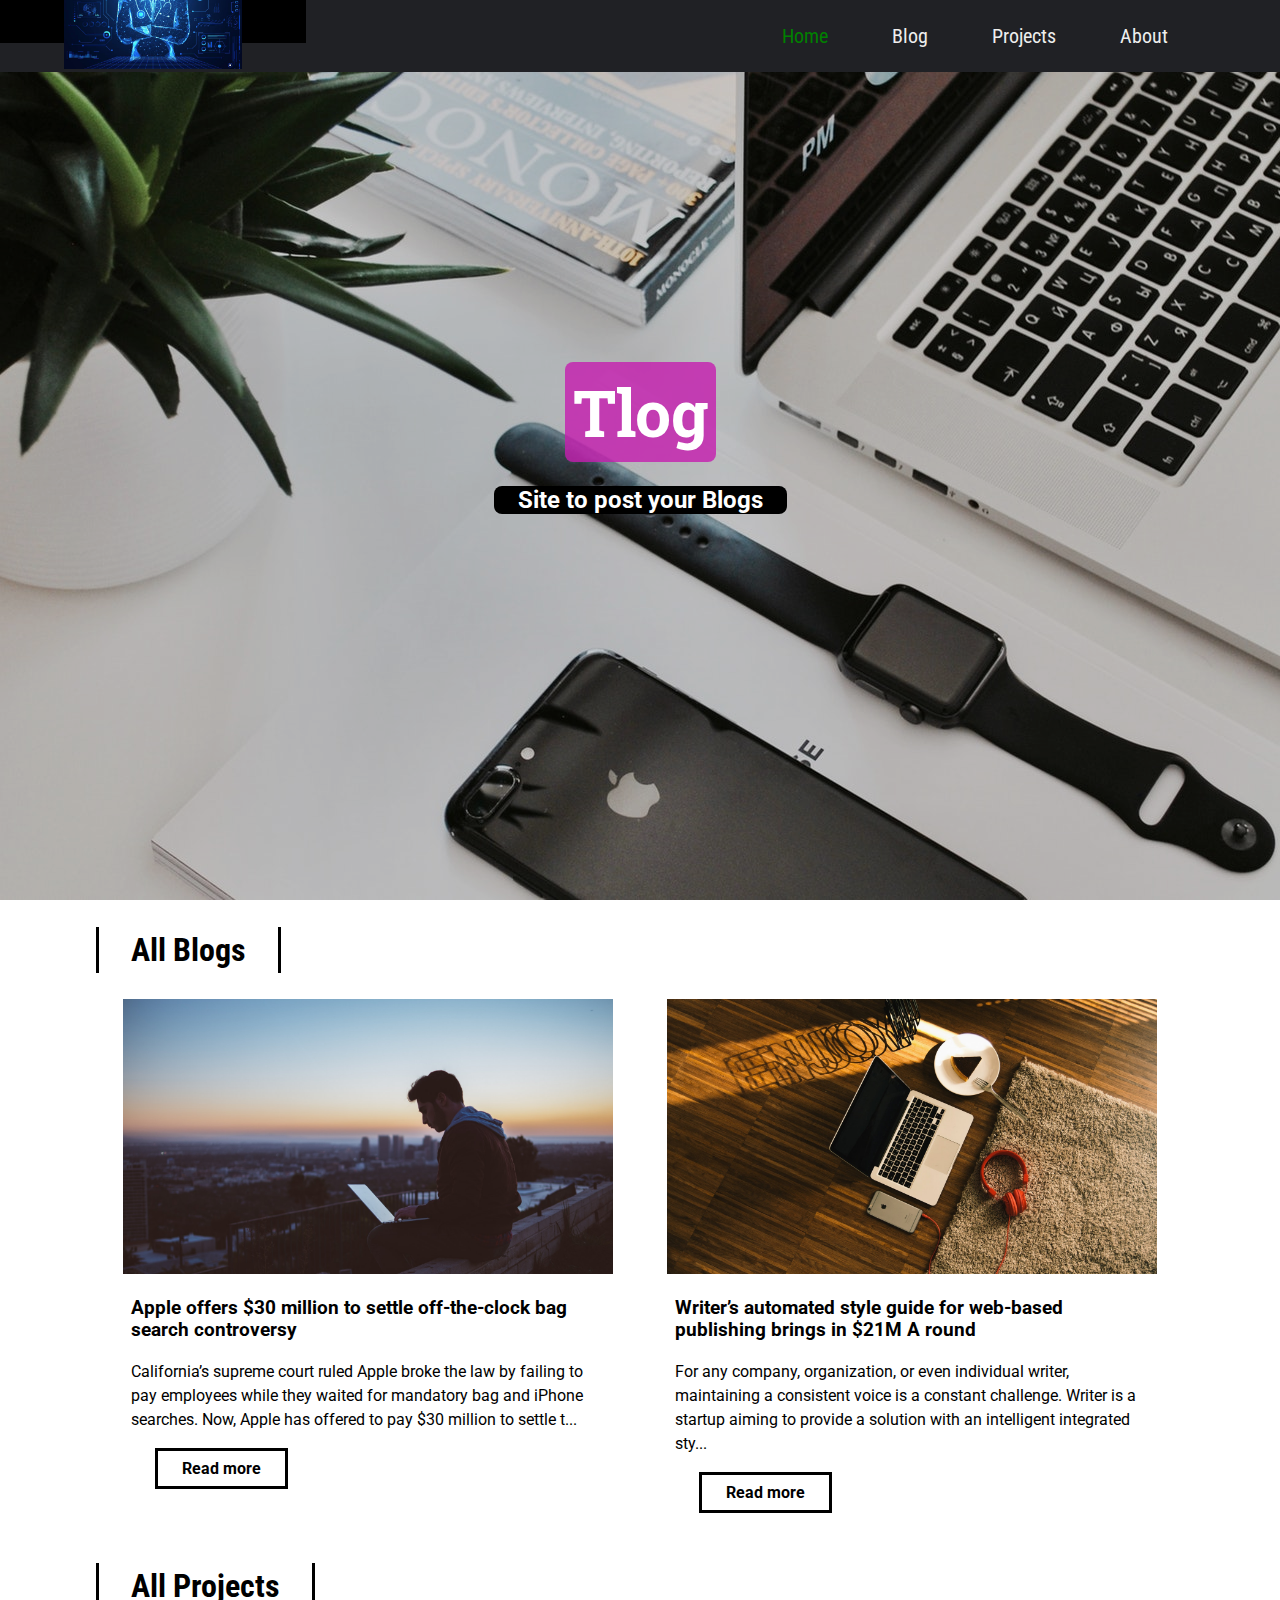
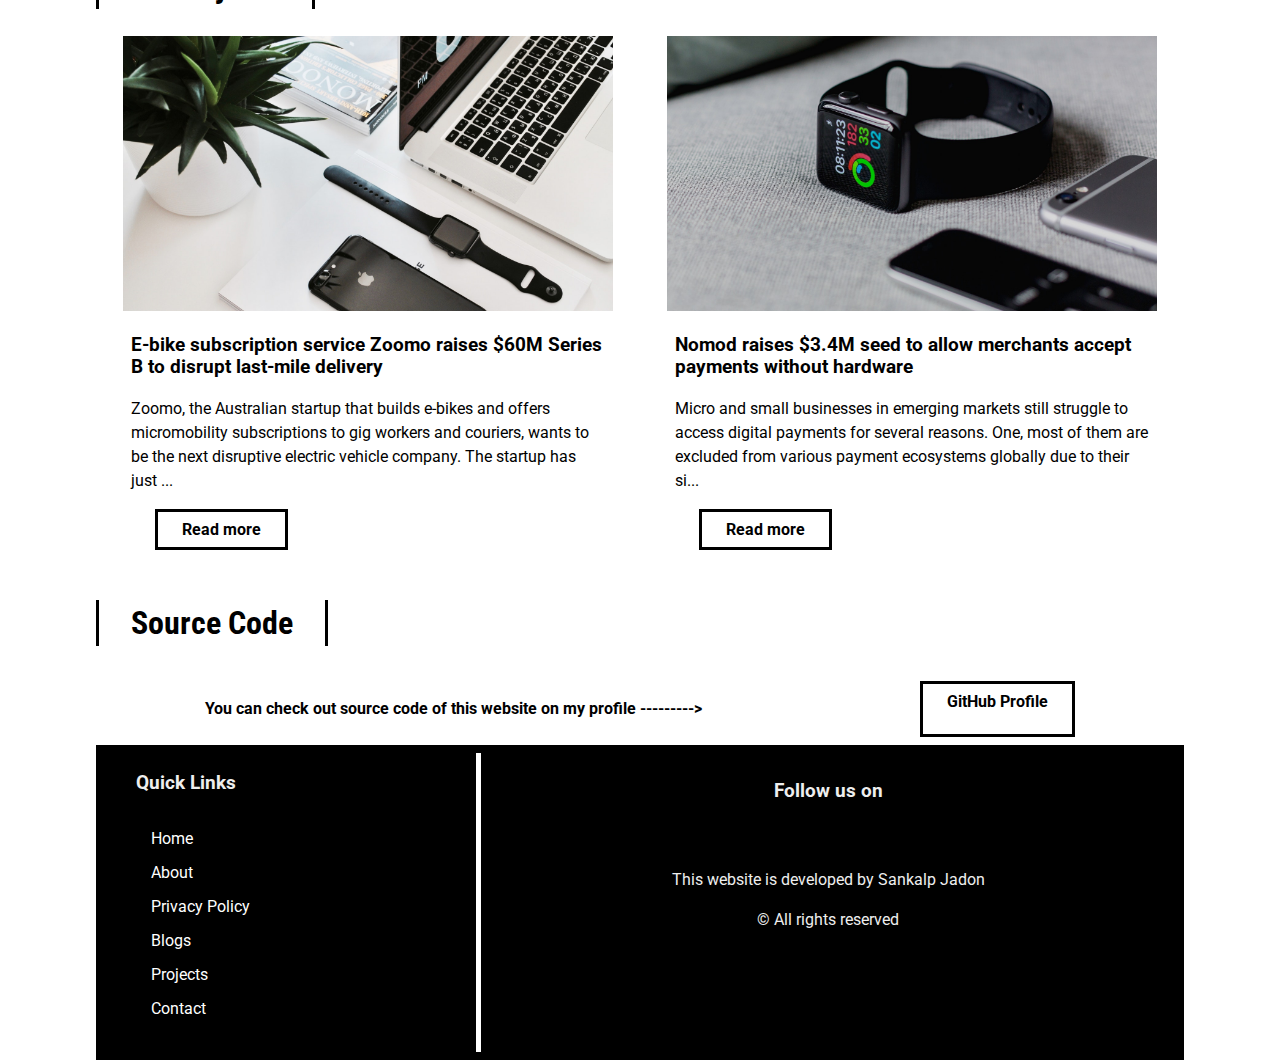
<file: index.html>
<!DOCTYPE html>
<html lang="en">

<head>
    <meta charset="UTF-8">
    <meta name="viewport" content="width=device-width, initial-scale=1.0">
    <meta http-equiv="X-UA-Compatible" content="ie=edge">
    <link rel="stylesheet" href="https://use.fontawesome.com/releases/v5.1.0/css/all.css" integrity="sha384-lKuwvrZot6UHsBSfcMvOkWwlCMgc0TaWr+30HWe3a4ltaBwTZhyTEggF5tJv8tbt" crossorigin="anonymous">
    <link href="https://fonts.googleapis.com/css?family=Roboto|Roboto+Condensed|Roboto+Slab" rel="stylesheet">
    <link rel="stylesheet" href="style.css">
    <title>Tlog</title>
</head>

<body>
    <div id="slideout-menu">
        <ul>
            <li>
                <a href="index.html">Home</a>
            </li>
            <li>
                <a href="blogslist.html">Blog</a>
            </li>
            <li>
                <a href="#">Projects</a>
            </li>
            <li>
                <a href="about.html">About</a>
            </li>
            <li>
                <input type="text" placeholder="Search Here">
            </li>
        </ul>
    </div>

    <nav>
        <div id="logo-img">
            <a href="#">
                <img src="img/20.jpg" alt="Tlog Logo">
            </a>
        </div>
        <div id="menu-icon">
            <i class="fas fa-bars"></i>
        </div>
        <ul>
            <li>
                <a class="active" href="index.html">Home</a>
            </li>
            <li>
                <a href="blogslist.html">Blog</a>
            </li>
            <li>
                <a href="#">Projects</a>
            </li>
            <li>
                <a href="about.html">About</a>
            </li>
            <li>
                <div id="search-icon">
                    <i class="fas fa-search"></i>
                </div>
            </li>
        </ul>
    </nav>

    <div id="searchbox">
        <input type="text" placeholder="Search Here">
    </div>

    <div id="banner">
        <h1>Tlog</h1>
        <h3>Site to post your Blogs</h3>
    </div>

    <main>
        <a href="blogslist.html">
            <h2 class="section-heading">All Blogs</h2>
        </a>

        <section>
            <div class="card">
                <div class="card-image">
                    <a href="blogpost.html">
                        <img src="img/1.jpg" alt="Card Image">
                    </a>
                </div>

                <div class="card-description">
                    <a href="blogpost.html">
                        <h3>Apple offers $30 million to settle off-the-clock bag search controversy</h3>
                    </a>
                    <p>California’s supreme court ruled Apple broke the law by failing to pay employees while they waited for mandatory bag and iPhone searches. Now, Apple has offered to pay $30 million to settle t... </p>
                    <a href="blogpost.html" class="btn-readmore">Read more</a>
                </div>
            </div>

            <div class="card">
                <div class="card-image">
                    <a href="blogpost1.html">
                        <img src="img/2.jpg" alt="Card Image">
                    </a>
                </div>

                <div class="card-description">
                    <a href="blogpost1.html">
                        <h3>Writer’s automated style guide for web-based publishing brings in $21M A round</h3>
                    </a>
                    <p>For any company, organization, or even individual writer, maintaining a consistent voice is a constant challenge. Writer is a startup aiming to provide a solution with an intelligent integrated sty...

                    </p>
                    <a href="blogpost1.html" class="btn-readmore">Read more</a>
                </div>
            </div>
        </section>

        <a href="blogslist2.html">
            <h2 class="section-heading " id="projectss">All Projects</h2>
        </a>

        <section>
            <div class="card">
                <div class="card-image">
                    <a href="blogpost2.html">
                        <img src="img/3.jpg" alt="Card Image">
                    </a>
                </div>

                <div class="card-description">
                    <a href="blogpost2.html">
                        <h3>E-bike subscription service Zoomo raises $60M Series B to disrupt last-mile delivery</h3>
                    </a>
                    <p>Zoomo, the Australian startup that builds e-bikes and offers micromobility subscriptions to gig workers and couriers, wants to be the next disruptive electric vehicle company. The startup has just ...</p>
                    </p>
                    <a href="blogpost2.html" class="btn-readmore">Read more</a>
                </div>
            </div>

            <div class="card">
                <div class="card-image">
                    <a href="blogpost3.html">
                        <img src="img/4.jpg" alt="Card Image">
                    </a>
                </div>

                <div class="card-description">
                    <a href="blogpost3.html">
                        <h3>Nomod raises $3.4M seed to allow merchants accept payments without hardware</h3>
                    </a>
                    <p>Micro and small businesses in emerging markets still struggle to access digital payments for several reasons. One, most of them are excluded from various payment ecosystems globally due to their si...</p>
                    </p>
                    <a href="blogpost3.html" class="btn-readmore">Read more</a>
                </div>
            </div>
        </section>

        <h2 class="section-heading">Source Code</h2>

        <section id="section-source">
            <p> <b>You can check out source code of this website on my profile ---------></b>
            </p>
            <a href="https://github.com/SankalpJadon01" class="btn-readmore">GitHub Profile</a>
        </section>

        <footer>
            <div id="left-footer">
                <h3>Quick Links</h3>
                <p>
                    <ul>
                        <li>
                            <a href="index.html">Home</a>
                        </li>
                        <li>
                            <a href="about.html">About</a>
                        </li>
                        <li>
                            <a href="#">Privacy Policy</a>
                        </li>
                        <li>
                            <a href="blogslist.html">Blogs</a>
                        </li>
                        <li>
                            <a href="#projectss">Projects</a>
                        </li>
                        <li>
                            <a href="#">Contact</a>
                        </li>
                    </ul>
                </p>
            </div>

            <div id="right-footer">
                <h3>Follow us on</h3>
                <div id="social-media-footer">
                    <ul>
                        <li>
                            <a href="#">
                                <i class="fab fa-facebook"></i>
                            </a>
                        </li>
                        <li>
                            <a href="#">
                                <i class="fab fa-youtube"></i>
                            </a>
                        </li>
                        <li>
                            <a href="#">
                                <i class="fab fa-github"></i>
                            </a>
                        </li>
                    </ul>
                </div>
                <p>This website is developed by Sankalp Jadon </p>
                <p>&copy All rights reserved</p>
            </div>
        </footer>

    </main>

    <script src="main.js"></script>
</body>

</html>
</file>
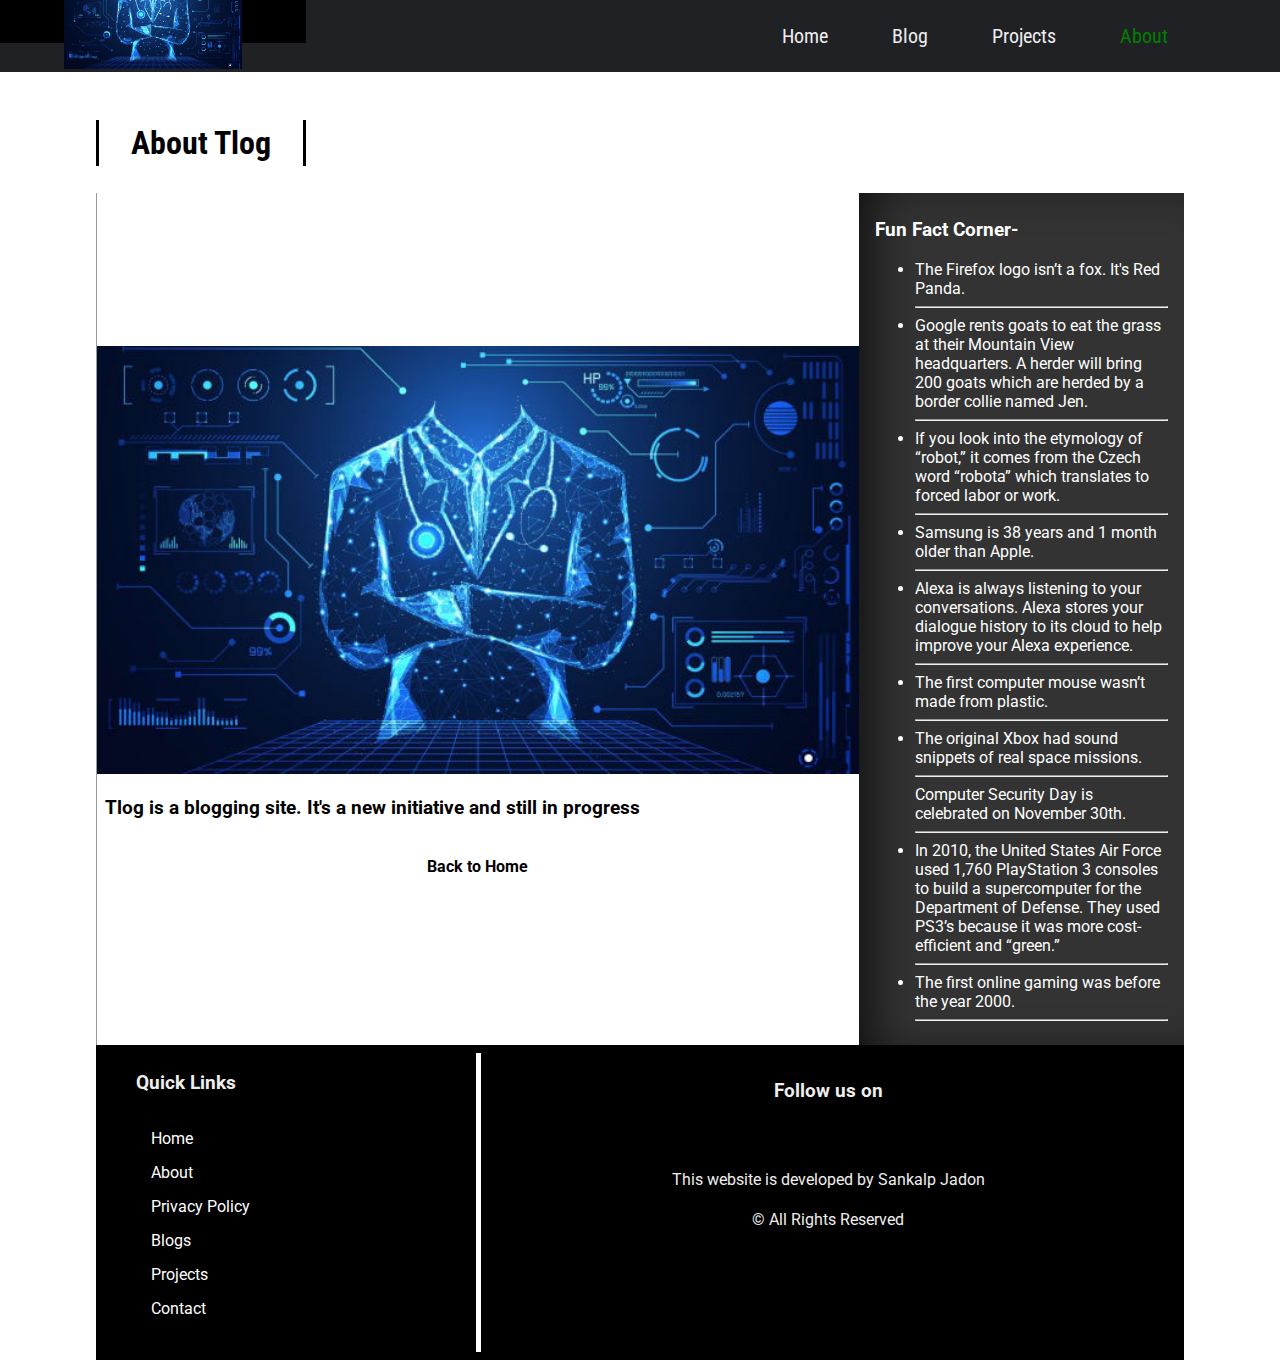
<file: about.html>
<!DOCTYPE html>
<html lang="en">

<head>
    <meta charset="UTF-8">
    <meta name="viewport" content="width=device-width, initial-scale=1.0">
    <meta http-equiv="X-UA-Compatible" content="ie=edge">
    <link rel="stylesheet" href="https://use.fontawesome.com/releases/v5.1.0/css/all.css" integrity="sha384-lKuwvrZot6UHsBSfcMvOkWwlCMgc0TaWr+30HWe3a4ltaBwTZhyTEggF5tJv8tbt" crossorigin="anonymous">
    <link href="https://fonts.googleapis.com/css?family=Roboto|Roboto+Condensed|Roboto+Slab" rel="stylesheet">
    <link rel="stylesheet" href="style.css">
    <title>Tlog</title>
</head>

<body>
    <div id="slideout-menu">
        <ul>
            <li>
                <a href="index.html">Home</a>
            </li>
            <li>
                <a href="blogslist.html">Blog</a>
            </li>
            <li>
                <a href="#">Projects</a>
            </li>
            <li>
                <a href="about.html">About</a>
            </li>
            <li>
                <input type="text" placeholder="Search Here">
            </li>
        </ul>
    </div>

    <nav>
        <div id="logo-img">
            <a href="#">
                <img src="img/20.jpg" alt="Tlog Logo">
            </a>
        </div>
        <div id="menu-icon">
            <i class="fas fa-bars"></i>
        </div>
        <ul>
            <li>
                <a href="index.html">Home</a>
            </li>
            <li>
                <a href="blogslist.html">Blog</a>
            </li>
            <li>
                <a href="#">Projects</a>
            </li>
            <li>
                <a class="active" href="about.html">About</a>
            </li>
            <li>
                <div id="search-icon">
                    <i class="fas fa-search"></i>
                </div>
            </li>
        </ul>
    </nav>

    <div id="searchbox">
        <input type="text" placeholder="Search Here">
    </div>

    <main>

        <h2 class="page-heading">About Tlog</h2>
        <div id="post-container">
            <section id="blogpost">
                <div class="card">
                    <div class="card-image">
                        <img src="img/20.jpg" alt="Card Image">
                    </div>
                    <div class="card-description">
                        <h3>Tlog is a blogging site. It's a new initiative and still in progress</h3>

                    </div>
                    <div class="pagination">
                        <a href="index.html">Back to Home</a>
                    </div>

            </section>

            <aside id="sidebar">
                <h3>Fun Fact Corner-</h3>
                <p>
                    <ul>
                        <li>The Firefox logo isn’t a fox. It's Red Panda.</li>
                        <hr>
                        <li> Google rents goats to eat the grass at their Mountain View headquarters. A herder will bring 200 goats which are herded by a border collie named Jen.</li>
                        <hr>
                        <li>If you look into the etymology of “robot,” it comes from the Czech word “robota” which translates to forced labor or work.</li>
                        <hr>
                        <li>Samsung is 38 years and 1 month older than Apple.</li>
                        <hr>
                        <li>Alexa is always listening to your conversations. Alexa stores your dialogue history to its cloud to help improve your Alexa experience. </li>
                        <hr>
                        <li>The first computer mouse wasn’t made from plastic.</li>
                        <hr>
                        <li>The original Xbox had sound snippets of real space missions.</li>
                        <hr> Computer Security Day is celebrated on November 30th.
                        <hr>
                        <li>In 2010, the United States Air Force used 1,760 PlayStation 3 consoles to build a supercomputer for the Department of Defense. They used PS3’s because it was more cost-efficient and “green.”</li>
                        <hr>
                        <li>The first online gaming was before the year 2000.</li>
                        <hr>
                    </ul>
                </p>
            </aside>
            </div>

            <footer>
                <div id="left-footer">
                    <h3>Quick Links</h3>
                    <p>
                        <ul>
                            <li>
                                <a href="index.html">Home</a>
                            </li>
                            <li>
                                <a href="about.html">About</a>
                            </li>
                            <li>
                                <a href="#">Privacy Policy</a>
                            </li>
                            <li>
                                <a href="blogslist.html">Blogs</a>
                            </li>
                            <li>
                                <a href="#projectss">Projects</a>
                            </li>
                            <li>
                                <a href="#">Contact</a>
                            </li>
                        </ul>
                    </p>
                </div>

                <div id="right-footer">
                    <h3>Follow us on</h3>
                    <div id="social-media-footer">
                        <ul>
                            <li>
                                <a href="#">
                                    <i class="fab fa-facebook"></i>
                                </a>
                            </li>
                            <li>
                                <a href="#">
                                    <i class="fab fa-youtube"></i>
                                </a>
                            </li>
                            <li>
                                <a href="#">
                                    <i class="fab fa-github"></i>
                                </a>
                            </li>
                        </ul>
                    </div>
                    <p>This website is developed by Sankalp Jadon</p>
                    <p>&copy All Rights Reserved</p>
                </div>
            </footer>

    </main>

    <script src="main.js"></script>
</body>

</html>
</file>
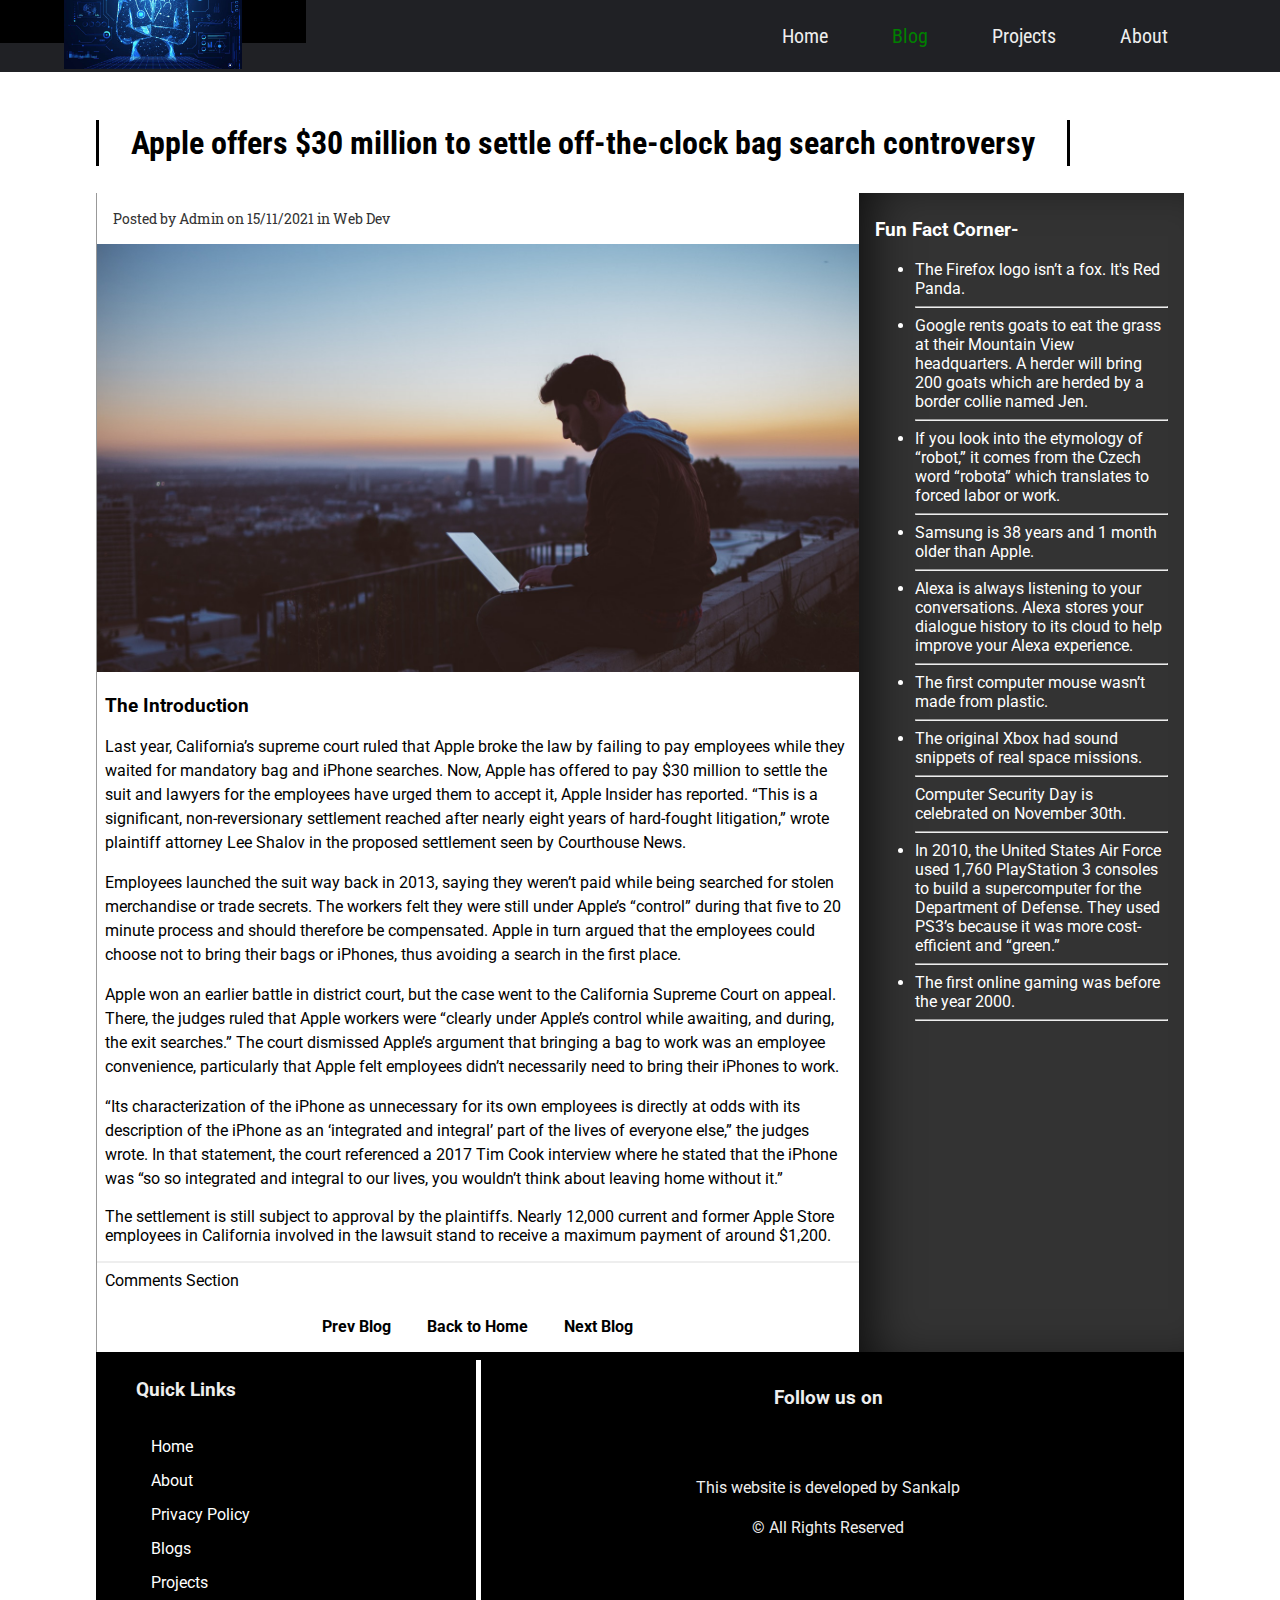
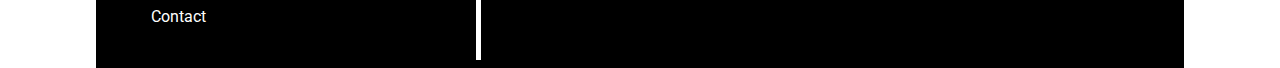
<file: blogpost.html>
<!DOCTYPE html>
<html lang="en">

<head>
    <meta charset="UTF-8">
    <meta name="viewport" content="width=device-width, initial-scale=1.0">
    <meta http-equiv="X-UA-Compatible" content="ie=edge">
    <link rel="stylesheet" href="https://use.fontawesome.com/releases/v5.1.0/css/all.css" integrity="sha384-lKuwvrZot6UHsBSfcMvOkWwlCMgc0TaWr+30HWe3a4ltaBwTZhyTEggF5tJv8tbt" crossorigin="anonymous">
    <link href="https://fonts.googleapis.com/css?family=Roboto|Roboto+Condensed|Roboto+Slab" rel="stylesheet">
    <link rel="stylesheet" href="style.css">
    <title>Tlog</title>
</head>

<body>
    <div id="slideout-menu">
        <ul>
            <li>
                <a href="index.html">Home</a>
            </li>
            <li>
                <a href="blogslist.html">Blog</a>
            </li>
            <li>
                <a href="#">Projects</a>
            </li>
            <li>
                <a href="about.html">About</a>
            </li>
            <li>
                <input type="text" placeholder="Search Here">
            </li>
        </ul>
    </div>

    <nav>
        <div id="logo-img">
            <a href="#">
                <img src="img/20.jpg" alt="Tlog Logo">
            </a>
        </div>
        <div id="menu-icon">
            <i class="fas fa-bars"></i>
        </div>
        <ul>
            <li>
                <a href="index.html">Home</a>
            </li>
            <li>
                <a class="active" href="blogslist.html">Blog</a>
            </li>
            <li>
                <a href="#">Projects</a>
            </li>
            <li>
                <a href="about.html">About</a>
            </li>
            <li>
                <div id="search-icon">
                    <i class="fas fa-search"></i>
                </div>
            </li>
        </ul>
    </nav>

    <div id="searchbox">
        <input type="text" placeholder="Search Here">
    </div>

    <main>

        <h2 class="page-heading">Apple offers $30 million to settle off-the-clock bag search controversy</h2>
        <div id="post-container">
            <section id="blogpost">
                <div class="card">
                    <div class="card-meta-blogpost">
                        Posted by Admin on 15/11/2021 in
                        <a href="#">Web Dev</a>
                    </div>
                    <div class="card-image">
                        <img src="img/1.jpg" alt="Card Image">
                    </div>
                    <div class="card-description">
                        <h3>The Introduction</h3>
                        <p>Last year, California’s supreme court ruled that Apple broke the law by failing to pay employees while they waited for mandatory bag and iPhone searches. Now, Apple has offered to pay $30 million to settle the suit and lawyers
                            for the employees have urged them to accept it, Apple Insider has reported. “This is a significant, non-reversionary settlement reached after nearly eight years of hard-fought litigation,” wrote plaintiff attorney Lee Shalov
                            in the proposed settlement seen by Courthouse News.

                        </p>
                        <p>Employees launched the suit way back in 2013, saying they weren’t paid while being searched for stolen merchandise or trade secrets. The workers felt they were still under Apple’s “control” during that five to 20 minute process
                            and should therefore be compensated. Apple in turn argued that the employees could choose not to bring their bags or iPhones, thus avoiding a search in the first place.

                        </p>
                        <p> Apple won an earlier battle in district court, but the case went to the California Supreme Court on appeal. There, the judges ruled that Apple workers were “clearly under Apple’s control while awaiting, and during, the exit searches.”
                            The court dismissed Apple’s argument that bringing a bag to work was an employee convenience, particularly that Apple felt employees didn’t necessarily need to bring their iPhones to work.
                        </p>
                        <p> “Its characterization of the iPhone as unnecessary for its own employees is directly at odds with its description of the iPhone as an ‘integrated and integral’ part of the lives of everyone else,” the judges wrote. In that statement,
                            the court referenced a 2017 Tim Cook interview where he stated that the iPhone was “so so integrated and integral to our lives, you wouldn’t think about leaving home without it.”


                        </p> The settlement is still subject to approval by the plaintiffs. Nearly 12,000 current and former Apple Store employees in California involved in the lawsuit stand to receive a maximum payment of around $1,200.</p>
                    </div>
                </div>

                <div id="comments-section">
                    Comments Section
                </div>
                <div class="pagination">
                    <a href="blogpost3.html">Prev Blog</a>
                    <a href="index.html">Back to Home</a>
                    <a href="blogpost1.html">Next Blog</a>
                </div>
            </section>

            <aside id="sidebar">
                <h3>Fun Fact Corner-</h3>
                <p>
                    <ul>
                        <li>The Firefox logo isn’t a fox. It's Red Panda.</li>
                        <hr>
                        <li> Google rents goats to eat the grass at their Mountain View headquarters. A herder will bring 200 goats which are herded by a border collie named Jen.</li>
                        <hr>
                        <li>If you look into the etymology of “robot,” it comes from the Czech word “robota” which translates to forced labor or work.</li>
                        <hr>
                        <li>Samsung is 38 years and 1 month older than Apple.</li>
                        <hr>
                        <li>Alexa is always listening to your conversations. Alexa stores your dialogue history to its cloud to help improve your Alexa experience. </li>
                        <hr>
                        <li>The first computer mouse wasn’t made from plastic.</li>
                        <hr>
                        <li>The original Xbox had sound snippets of real space missions.</li>
                        <hr> Computer Security Day is celebrated on November 30th.
                        <hr>
                        <li>In 2010, the United States Air Force used 1,760 PlayStation 3 consoles to build a supercomputer for the Department of Defense. They used PS3’s because it was more cost-efficient and “green.”</li>
                        <hr>
                        <li>The first online gaming was before the year 2000.</li>
                        <hr>
                    </ul>
                </p>
            </aside>
        </div>

        <footer>
            <div id="left-footer">
                <h3>Quick Links</h3>
                <p>
                    <ul>
                        <li>
                            <a href="index.html">Home</a>
                        </li>
                        <li>
                            <a href="about.html">About</a>
                        </li>
                        <li>
                            <a href="#">Privacy Policy</a>
                        </li>
                        <li>
                            <a href="blogslist.html">Blogs</a>
                        </li>
                        <li>
                            <a href="#">Projects</a>
                        </li>
                        <li>
                            <a href="#">Contact</a>
                        </li>
                    </ul>
                </p>
            </div>

            <div id="right-footer">
                <h3>Follow us on</h3>
                <div id="social-media-footer">
                    <ul>
                        <li>
                            <a href="#">
                                <i class="fab fa-facebook"></i>
                            </a>
                        </li>
                        <li>
                            <a href="#">
                                <i class="fab fa-youtube"></i>
                            </a>
                        </li>
                        <li>
                            <a href="#">
                                <i class="fab fa-github"></i>
                            </a>
                        </li>
                    </ul>
                </div>
                <p>This website is developed by Sankalp </p>
                <P>&copy All Rights Reserved</P>
            </div>
        </footer>

    </main>

    <script src="main.js"></script>
</body>

</html>
</file>
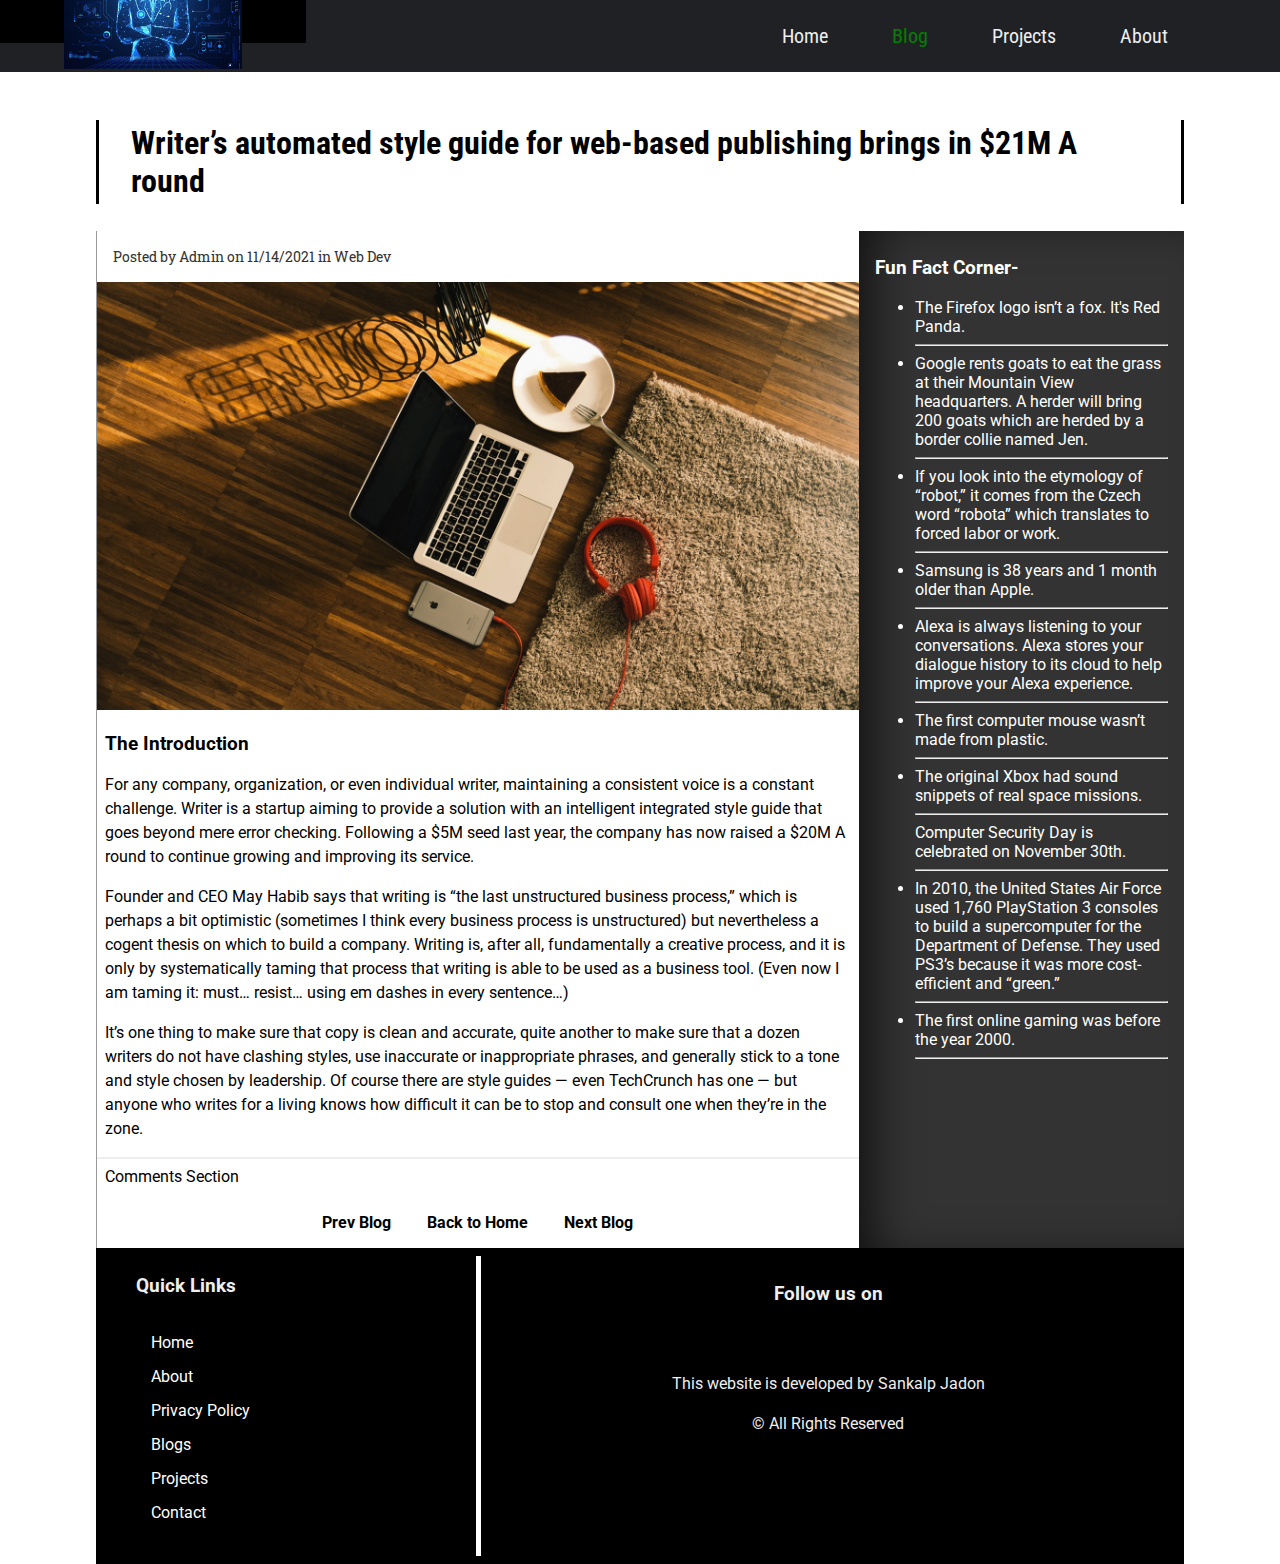
<file: blogpost1.html>
<!DOCTYPE html>
<html lang="en">

<head>
    <meta charset="UTF-8">
    <meta name="viewport" content="width=device-width, initial-scale=1.0">
    <meta http-equiv="X-UA-Compatible" content="ie=edge">
    <link rel="stylesheet" href="https://use.fontawesome.com/releases/v5.1.0/css/all.css" integrity="sha384-lKuwvrZot6UHsBSfcMvOkWwlCMgc0TaWr+30HWe3a4ltaBwTZhyTEggF5tJv8tbt" crossorigin="anonymous">
    <link href="https://fonts.googleapis.com/css?family=Roboto|Roboto+Condensed|Roboto+Slab" rel="stylesheet">
    <link rel="stylesheet" href="style.css">
    <title>Tlog</title>
</head>

<body>
    <div id="slideout-menu">
        <ul>
            <li>
                <a href="index.html">Home</a>
            </li>
            <li>
                <a href="blogslist.html">Blog</a>
            </li>
            <li>
                <a href="#">Projects</a>
            </li>
            <li>
                <a href="about.html">About</a>
            </li>
            <li>
                <input type="text" placeholder="Search Here">
            </li>
        </ul>
    </div>

    <nav>
        <div id="logo-img">
            <a href="#">
                <img src="img/20.jpg" alt="Tlog Logo">
            </a>
        </div>
        <div id="menu-icon">
            <i class="fas fa-bars"></i>
        </div>
        <ul>
            <li>
                <a href="index.html">Home</a>
            </li>
            <li>
                <a class="active" href="blogslist.html">Blog</a>
            </li>
            <li>
                <a href="#">Projects</a>
            </li>
            <li>
                <a href="about.html">About</a>
            </li>
            <li>
                <div id="search-icon">
                    <i class="fas fa-search"></i>
                </div>
            </li>
        </ul>
    </nav>

    <div id="searchbox">
        <input type="text" placeholder="Search Here">
    </div>

    <main>

        <h2 class="page-heading">Writer’s automated style guide for web-based publishing brings in $21M A round</h2>
        <div id="post-container">
            <section id="blogpost">
                <div class="card">
                    <div class="card-meta-blogpost">
                        Posted by Admin on 11/14/2021 in
                        <a href="#">Web Dev</a>
                    </div>
                    <div class="card-image">
                        <img src="img/2.jpg" alt="Card Image">
                    </div>
                    <div class="card-description">
                        <h3>The Introduction</h3>
                        <p>For any company, organization, or even individual writer, maintaining a consistent voice is a constant challenge. Writer is a startup aiming to provide a solution with an intelligent integrated style guide that goes beyond mere
                            error checking. Following a $5M seed last year, the company has now raised a $20M A round to continue growing and improving its service.</p>

                        <p>Founder and CEO May Habib says that writing is “the last unstructured business process,” which is perhaps a bit optimistic (sometimes I think every business process is unstructured) but nevertheless a cogent thesis on which to
                            build a company. Writing is, after all, fundamentally a creative process, and it is only by systematically taming that process that writing is able to be used as a business tool. (Even now I am taming it: must… resist… using
                            em dashes in every sentence…)</p>

                        <p>It’s one thing to make sure that copy is clean and accurate, quite another to make sure that a dozen writers do not have clashing styles, use inaccurate or inappropriate phrases, and generally stick to a tone and style chosen by
                            leadership. Of course there are style guides — even TechCrunch has one — but anyone who writes for a living knows how difficult it can be to stop and consult one when they’re in the zone.</p>


                    </div>
                </div>

                <div id="comments-section">
                    Comments Section
                </div>
                <div class="pagination">
                    <a href="blogpost.html">Prev Blog</a>
                    <a href="index.html">Back to Home</a>
                    <a href="blogpost2.html">Next Blog</a>
                </div>
            </section>

            <aside id="sidebar">
                <h3>Fun Fact Corner-</h3>
                <p>
                    <ul>
                        <li>The Firefox logo isn’t a fox. It's Red Panda.</li>
                        <hr>
                        <li> Google rents goats to eat the grass at their Mountain View headquarters. A herder will bring 200 goats which are herded by a border collie named Jen.</li>
                        <hr>
                        <li>If you look into the etymology of “robot,” it comes from the Czech word “robota” which translates to forced labor or work.</li>
                        <hr>
                        <li>Samsung is 38 years and 1 month older than Apple.</li>
                        <hr>
                        <li>Alexa is always listening to your conversations. Alexa stores your dialogue history to its cloud to help improve your Alexa experience. </li>
                        <hr>
                        <li>The first computer mouse wasn’t made from plastic.</li>
                        <hr>
                        <li>The original Xbox had sound snippets of real space missions.</li>
                        <hr> Computer Security Day is celebrated on November 30th.
                        <hr>
                        <li>In 2010, the United States Air Force used 1,760 PlayStation 3 consoles to build a supercomputer for the Department of Defense. They used PS3’s because it was more cost-efficient and “green.”</li>
                        <hr>
                        <li>The first online gaming was before the year 2000.</li>
                        <hr>
                    </ul>
                </p>
            </aside>
        </div>

        <footer>
            <div id="left-footer">
                <h3>Quick Links</h3>
                <p>
                    <ul>
                        <li>
                            <a href="index.html">Home</a>
                        </li>
                        <li>
                            <a href="about.html">About</a>
                        </li>
                        <li>
                            <a href="#">Privacy Policy</a>
                        </li>
                        <li>
                            <a href="blogslist.html">Blogs</a>
                        </li>
                        <li>
                            <a href="#">Projects</a>
                        </li>
                        <li>
                            <a href="#">Contact</a>
                        </li>
                    </ul>
                </p>
            </div>

            <div id="right-footer">
                <h3>Follow us on</h3>
                <div id="social-media-footer">
                    <ul>
                        <li>
                            <a href="#">
                                <i class="fab fa-facebook"></i>
                            </a>
                        </li>
                        <li>
                            <a href="#">
                                <i class="fab fa-youtube"></i>
                            </a>
                        </li>
                        <li>
                            <a href="#">
                                <i class="fab fa-github"></i>
                            </a>
                        </li>
                    </ul>
                </div>
                <p>This website is developed by Sankalp Jadon </p>
                <p>&copy All Rights Reserved</p>
            </div>
        </footer>

    </main>

    <script src="main.js"></script>
</body>

</html>
</file>
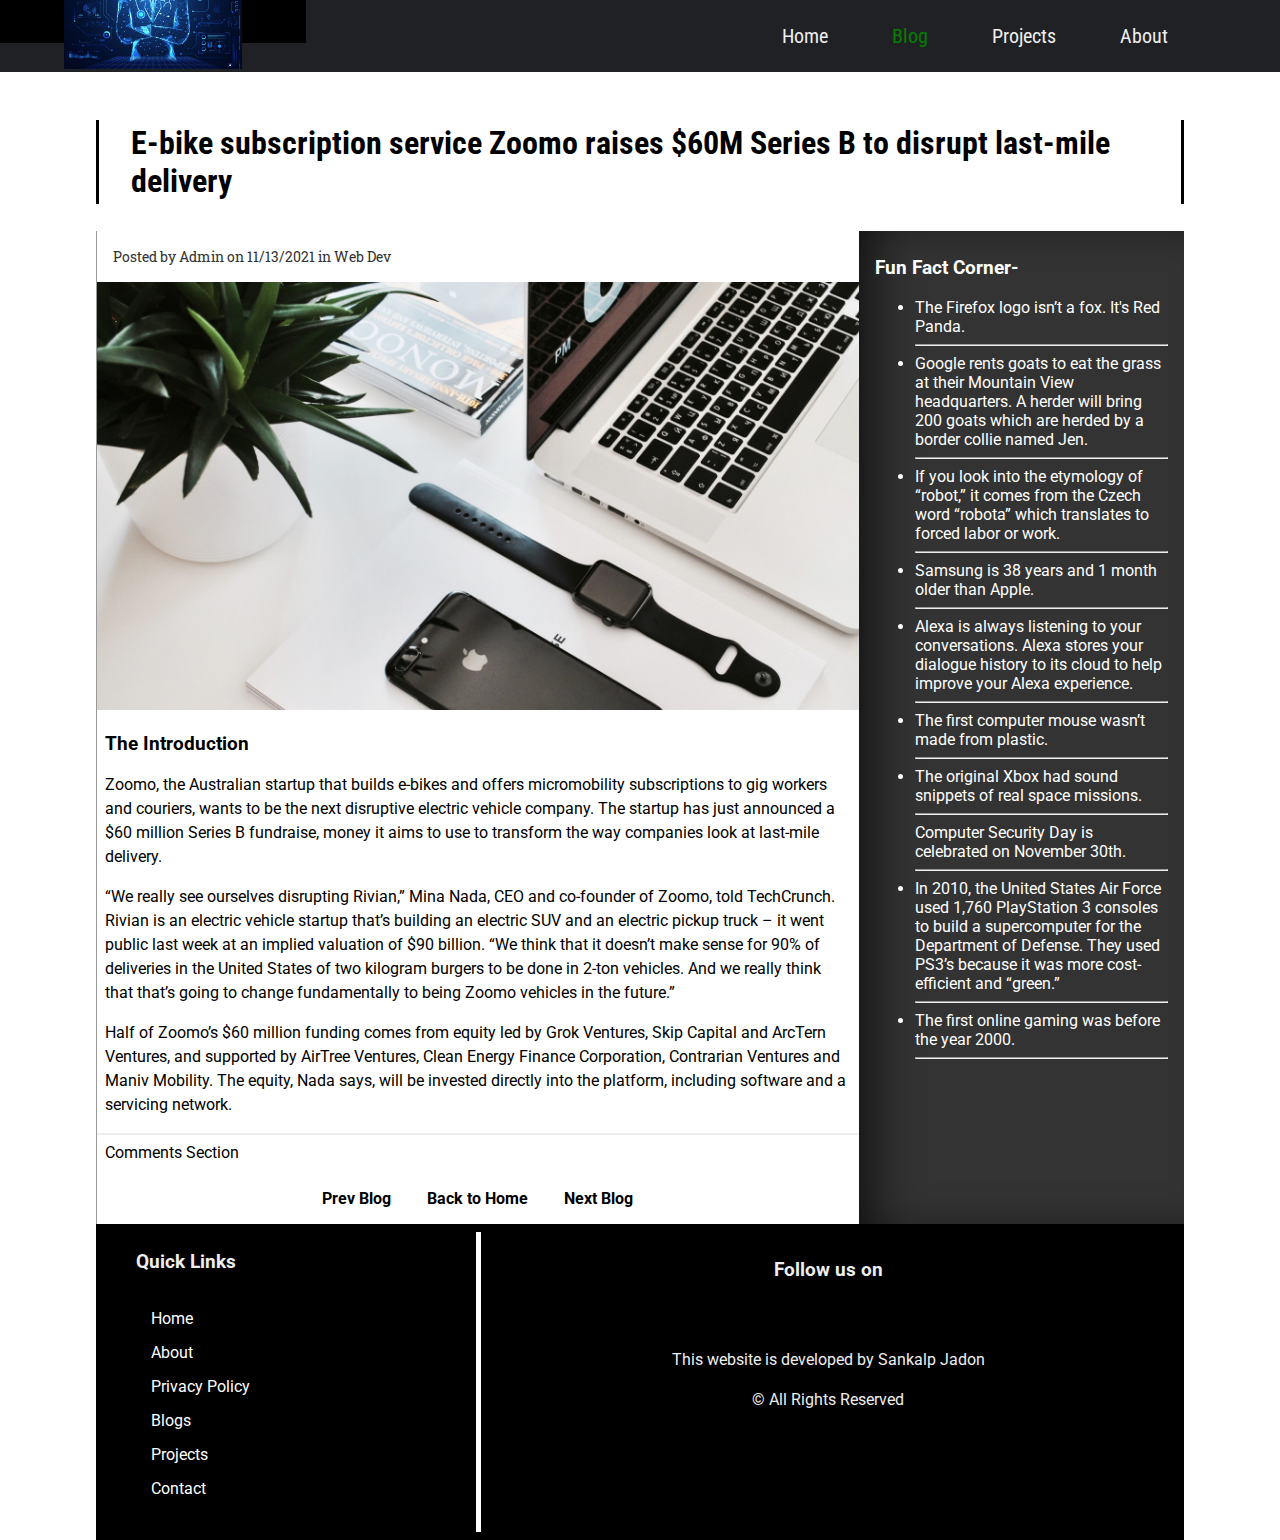
<file: blogpost2.html>
<!DOCTYPE html>
<html lang="en">

<head>
    <meta charset="UTF-8">
    <meta name="viewport" content="width=device-width, initial-scale=1.0">
    <meta http-equiv="X-UA-Compatible" content="ie=edge">
    <link rel="stylesheet" href="https://use.fontawesome.com/releases/v5.1.0/css/all.css" integrity="sha384-lKuwvrZot6UHsBSfcMvOkWwlCMgc0TaWr+30HWe3a4ltaBwTZhyTEggF5tJv8tbt" crossorigin="anonymous">
    <link href="https://fonts.googleapis.com/css?family=Roboto|Roboto+Condensed|Roboto+Slab" rel="stylesheet">
    <link rel="stylesheet" href="style.css">
    <title>Tlog</title>
</head>

<body>
    <div id="slideout-menu">
        <ul>
            <li>
                <a href="index.html">Home</a>
            </li>
            <li>
                <a href="blogslist.html">Blog</a>
            </li>
            <li>
                <a href="#">Projects</a>
            </li>
            <li>
                <a href="about.html">About</a>
            </li>
            <li>
                <input type="text" placeholder="Search Here">
            </li>
        </ul>
    </div>

    <nav>
        <div id="logo-img">
            <a href="#">
                <img src="img/20.jpg" alt="Tlog Logo">
            </a>
        </div>
        <div id="menu-icon">
            <i class="fas fa-bars"></i>
        </div>
        <ul>
            <li>
                <a href="index.html">Home</a>
            </li>
            <li>
                <a class="active" href="blogslist.html">Blog</a>
            </li>
            <li>
                <a href="#">Projects</a>
            </li>
            <li>
                <a href="about.html">About</a>
            </li>
            <li>
                <div id="search-icon">
                    <i class="fas fa-search"></i>
                </div>
            </li>
        </ul>
    </nav>

    <div id="searchbox">
        <input type="text" placeholder="Search Here">
    </div>

    <main>

        <h2 class="page-heading">E-bike subscription service Zoomo raises $60M Series B to disrupt last-mile delivery</h2>
        <div id="post-container">
            <section id="blogpost">
                <div class="card">
                    <div class="card-meta-blogpost">
                        Posted by Admin on 11/13/2021 in
                        <a href="#">Web Dev</a>
                    </div>
                    <div class="card-image">
                        <img src="img/3.jpg" alt="Card Image">
                    </div>
                    <div class="card-description">
                        <h3>The Introduction</h3>
                        <p>Zoomo, the Australian startup that builds e-bikes and offers micromobility subscriptions to gig workers and couriers, wants to be the next disruptive electric vehicle company. The startup has just announced a $60 million Series
                            B fundraise, money it aims to use to transform the way companies look at last-mile delivery.

                        </p>
                        <p> “We really see ourselves disrupting Rivian,” Mina Nada, CEO and co-founder of Zoomo, told TechCrunch. Rivian is an electric vehicle startup that’s building an electric SUV and an electric pickup truck – it went public last week
                            at an implied valuation of $90 billion. “We think that it doesn’t make sense for 90% of deliveries in the United States of two kilogram burgers to be done in 2-ton vehicles. And we really think that that’s going to change fundamentally
                            to being Zoomo vehicles in the future.”

                        </p>
                        <p> Half of Zoomo’s $60 million funding comes from equity led by Grok Ventures, Skip Capital and ArcTern Ventures, and supported by AirTree Ventures, Clean Energy Finance Corporation, Contrarian Ventures and Maniv Mobility. The equity,
                            Nada says, will be invested directly into the platform, including software and a servicing network.

                        </p>


                    </div>
                </div>

                <div id="comments-section">
                    Comments Section
                </div>
                <div class="pagination">
                    <a href="blogpost1.html">Prev Blog</a>
                    <a href="index.html">Back to Home</a>
                    <a href="blogpost3.html">Next Blog</a>
                </div>
            </section>

            <aside id="sidebar">
                <h3>Fun Fact Corner-</h3>
                <p>
                    <ul>
                        <li>The Firefox logo isn’t a fox. It's Red Panda.</li>
                        <hr>
                        <li> Google rents goats to eat the grass at their Mountain View headquarters. A herder will bring 200 goats which are herded by a border collie named Jen.</li>
                        <hr>
                        <li>If you look into the etymology of “robot,” it comes from the Czech word “robota” which translates to forced labor or work.</li>
                        <hr>
                        <li>Samsung is 38 years and 1 month older than Apple.</li>
                        <hr>
                        <li>Alexa is always listening to your conversations. Alexa stores your dialogue history to its cloud to help improve your Alexa experience. </li>
                        <hr>
                        <li>The first computer mouse wasn’t made from plastic.</li>
                        <hr>
                        <li>The original Xbox had sound snippets of real space missions.</li>
                        <hr> Computer Security Day is celebrated on November 30th.
                        <hr>
                        <li>In 2010, the United States Air Force used 1,760 PlayStation 3 consoles to build a supercomputer for the Department of Defense. They used PS3’s because it was more cost-efficient and “green.”</li>
                        <hr>
                        <li>The first online gaming was before the year 2000.</li>
                        <hr>
                    </ul>
                </p>
            </aside>
        </div>

        <footer>
            <div id="left-footer">
                <h3>Quick Links</h3>
                <p>
                    <ul>
                        <li>
                            <a href="index.html">Home</a>
                        </li>
                        <li>
                            <a href="about.html">About</a>
                        </li>
                        <li>
                            <a href="#">Privacy Policy</a>
                        </li>
                        <li>
                            <a href="blogslist.html">Blogs</a>
                        </li>
                        <li>
                            <a href="#">Projects</a>
                        </li>
                        <li>
                            <a href="#">Contact</a>
                        </li>
                    </ul>
                </p>
            </div>

            <div id="right-footer">
                <h3>Follow us on</h3>
                <div id="social-media-footer">
                    <ul>
                        <li>
                            <a href="#">
                                <i class="fab fa-facebook"></i>
                            </a>
                        </li>
                        <li>
                            <a href="#">
                                <i class="fab fa-youtube"></i>
                            </a>
                        </li>
                        <li>
                            <a href="#">
                                <i class="fab fa-github"></i>
                            </a>
                        </li>
                    </ul>
                </div>
                <p>This website is developed by Sankalp Jadon</p>
                <P>&copy All Rights Reserved</P>
            </div>
        </footer>

    </main>

    <script src="main.js"></script>
</body>

</html>
</file>
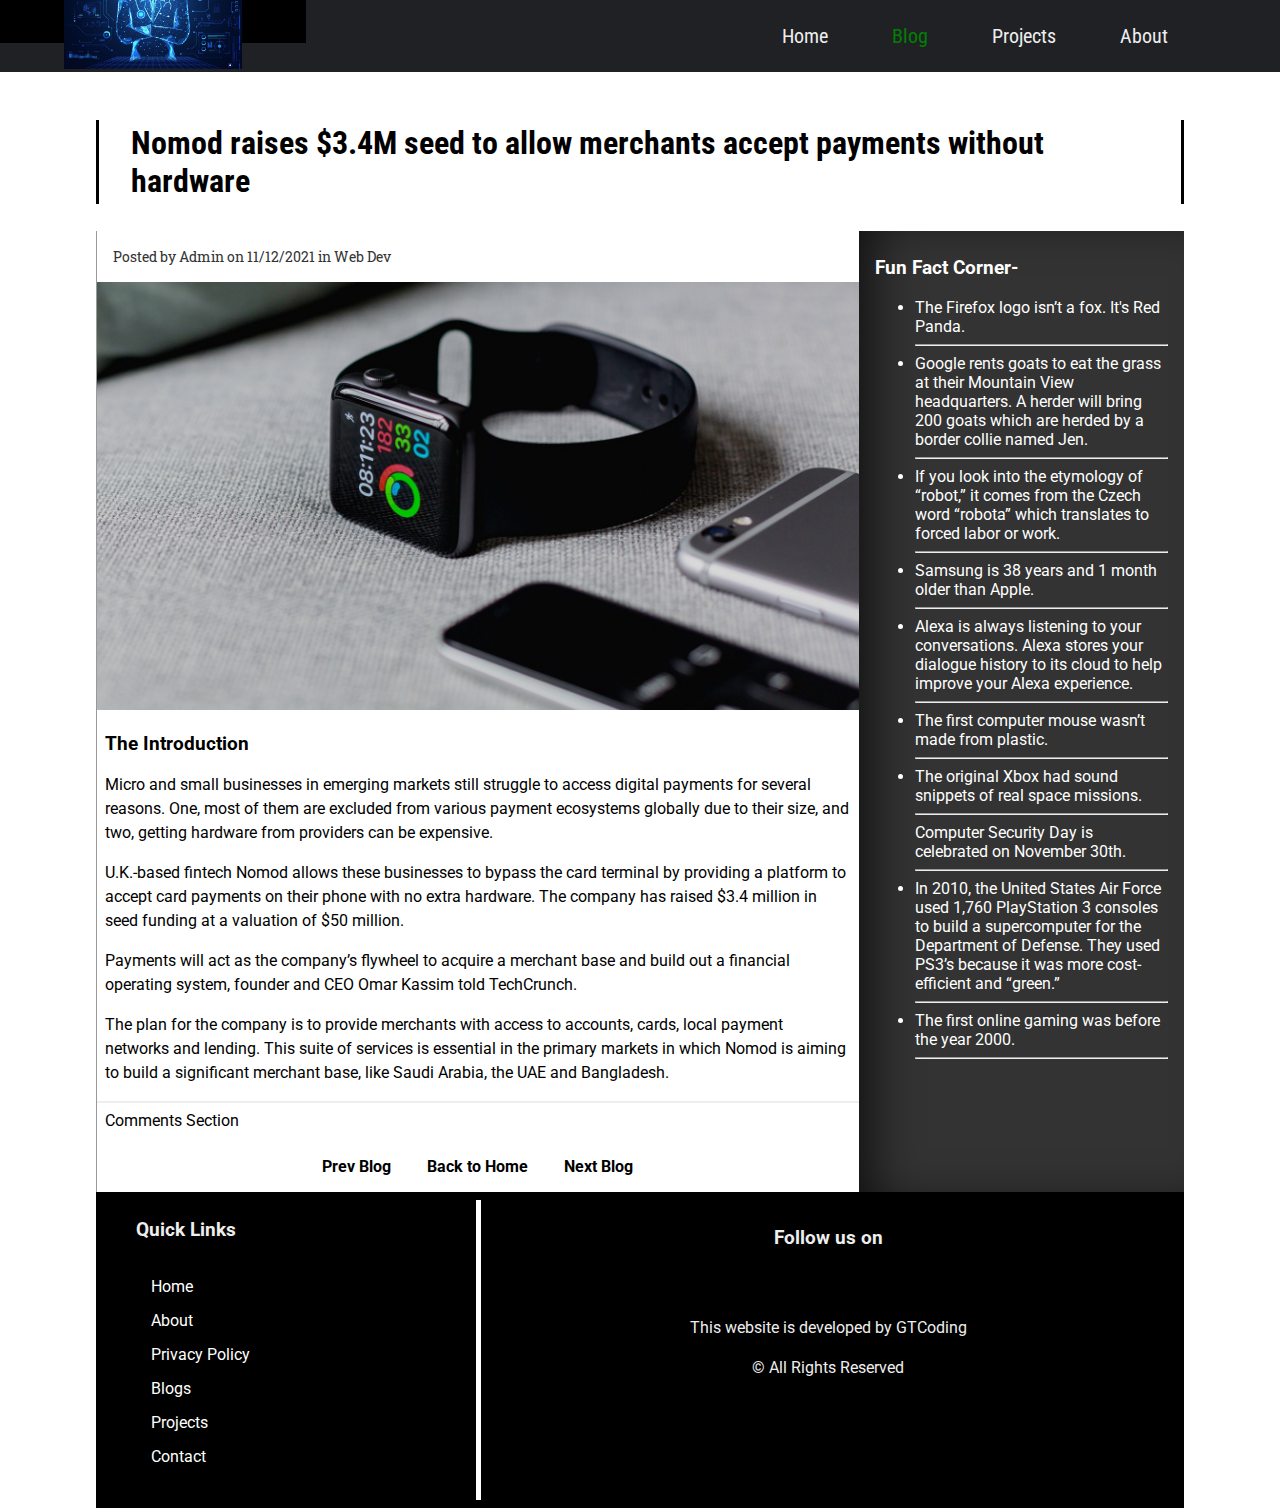
<file: blogpost3.html>
<!DOCTYPE html>
<html lang="en">

<head>
    <meta charset="UTF-8">
    <meta name="viewport" content="width=device-width, initial-scale=1.0">
    <meta http-equiv="X-UA-Compatible" content="ie=edge">
    <link rel="stylesheet" href="https://use.fontawesome.com/releases/v5.1.0/css/all.css" integrity="sha384-lKuwvrZot6UHsBSfcMvOkWwlCMgc0TaWr+30HWe3a4ltaBwTZhyTEggF5tJv8tbt" crossorigin="anonymous">
    <link href="https://fonts.googleapis.com/css?family=Roboto|Roboto+Condensed|Roboto+Slab" rel="stylesheet">
    <link rel="stylesheet" href="style.css">
    <title>Tlog</title>
</head>

<body>
    <div id="slideout-menu">
        <ul>
            <li>
                <a href="index.html">Home</a>
            </li>
            <li>
                <a href="blogslist.html">Blog</a>
            </li>
            <li>
                <a href="#">Projects</a>
            </li>
            <li>
                <a href="about.html">About</a>
            </li>
            <li>
                <input type="text" placeholder="Search Here">
            </li>
        </ul>
    </div>

    <nav>
        <div id="logo-img">
            <a href="#">
                <img src="img/20.jpg" alt="Tlog Logo">
            </a>
        </div>
        <div id="menu-icon">
            <i class="fas fa-bars"></i>
        </div>
        <ul>
            <li>
                <a href="index.html">Home</a>
            </li>
            <li>
                <a class="active" href="blogslist.html">Blog</a>
            </li>
            <li>
                <a href="#">Projects</a>
            </li>
            <li>
                <a href="about.html">About</a>
            </li>
            <li>
                <div id="search-icon">
                    <i class="fas fa-search"></i>
                </div>
            </li>
        </ul>
    </nav>

    <div id="searchbox">
        <input type="text" placeholder="Search Here">
    </div>

    <main>

        <h2 class="page-heading">Nomod raises $3.4M seed to allow merchants accept payments without hardware</h2>
        <div id="post-container">
            <section id="blogpost">
                <div class="card">
                    <div class="card-meta-blogpost">
                        Posted by Admin on 11/12/2021 in
                        <a href="#">Web Dev</a>
                    </div>
                    <div class="card-image">
                        <img src="img/4.jpg" alt="Card Image">
                    </div>
                    <div class="card-description">
                        <h3>The Introduction</h3>
                        <p>Micro and small businesses in emerging markets still struggle to access digital payments for several reasons. One, most of them are excluded from various payment ecosystems globally due to their size, and two, getting hardware
                            from providers can be expensive. </p>

                        <p> U.K.-based fintech Nomod allows these businesses to bypass the card terminal by providing a platform to accept card payments on their phone with no extra hardware. The company has raised $3.4 million in seed funding at a valuation
                            of $50 million.

                        </p>
                        <p> Payments will act as the company’s flywheel to acquire a merchant base and build out a financial operating system, founder and CEO Omar Kassim told TechCrunch.


                        </p>
                        <p> The plan for the company is to provide merchants with access to accounts, cards, local payment networks and lending. This suite of services is essential in the primary markets in which Nomod is aiming to build a significant merchant
                            base, like Saudi Arabia, the UAE and Bangladesh.</p>
                    </div>
                </div>

                <div id="comments-section">
                    Comments Section
                </div>
                <div class="pagination">
                    <a href="blogpost2.html">Prev Blog</a>
                    <a href="index.html">Back to Home</a>
                    <a href="blogpost.html">Next Blog</a>
                </div>
            </section>

            <aside id="sidebar">
                <h3>Fun Fact Corner-</h3>
                <p>
                    <ul>
                        <li>The Firefox logo isn’t a fox. It's Red Panda.</li>
                        <hr>
                        <li> Google rents goats to eat the grass at their Mountain View headquarters. A herder will bring 200 goats which are herded by a border collie named Jen.</li>
                        <hr>
                        <li>If you look into the etymology of “robot,” it comes from the Czech word “robota” which translates to forced labor or work.</li>
                        <hr>
                        <li>Samsung is 38 years and 1 month older than Apple.</li>
                        <hr>
                        <li>Alexa is always listening to your conversations. Alexa stores your dialogue history to its cloud to help improve your Alexa experience. </li>
                        <hr>
                        <li>The first computer mouse wasn’t made from plastic.</li>
                        <hr>
                        <li>The original Xbox had sound snippets of real space missions.</li>
                        <hr> Computer Security Day is celebrated on November 30th.
                        <hr>
                        <li>In 2010, the United States Air Force used 1,760 PlayStation 3 consoles to build a supercomputer for the Department of Defense. They used PS3’s because it was more cost-efficient and “green.”</li>
                        <hr>
                        <li>The first online gaming was before the year 2000.</li>
                        <hr>
                    </ul>
                </p>
            </aside>
        </div>

        <footer>
            <div id="left-footer">
                <h3>Quick Links</h3>
                <p>
                    <ul>
                        <li>
                            <a href="index.html">Home</a>
                        </li>
                        <li>
                            <a href="about.html">About</a>
                        </li>
                        <li>
                            <a href="#">Privacy Policy</a>
                        </li>
                        <li>
                            <a href="blogslist.html">Blogs</a>
                        </li>
                        <li>
                            <a href="#">Projects</a>
                        </li>
                        <li>
                            <a href="#">Contact</a>
                        </li>
                    </ul>
                </p>
            </div>

            <div id="right-footer">
                <h3>Follow us on</h3>
                <div id="social-media-footer">
                    <ul>
                        <li>
                            <a href="#">
                                <i class="fab fa-facebook"></i>
                            </a>
                        </li>
                        <li>
                            <a href="#">
                                <i class="fab fa-youtube"></i>
                            </a>
                        </li>
                        <li>
                            <a href="#">
                                <i class="fab fa-github"></i>
                            </a>
                        </li>
                    </ul>
                </div>
                <p>This website is developed by GTCoding</p>
                <p>&copy All Rights Reserved</p>
            </div>
        </footer>

    </main>

    <script src="main.js"></script>
</body>

</html>
</file>
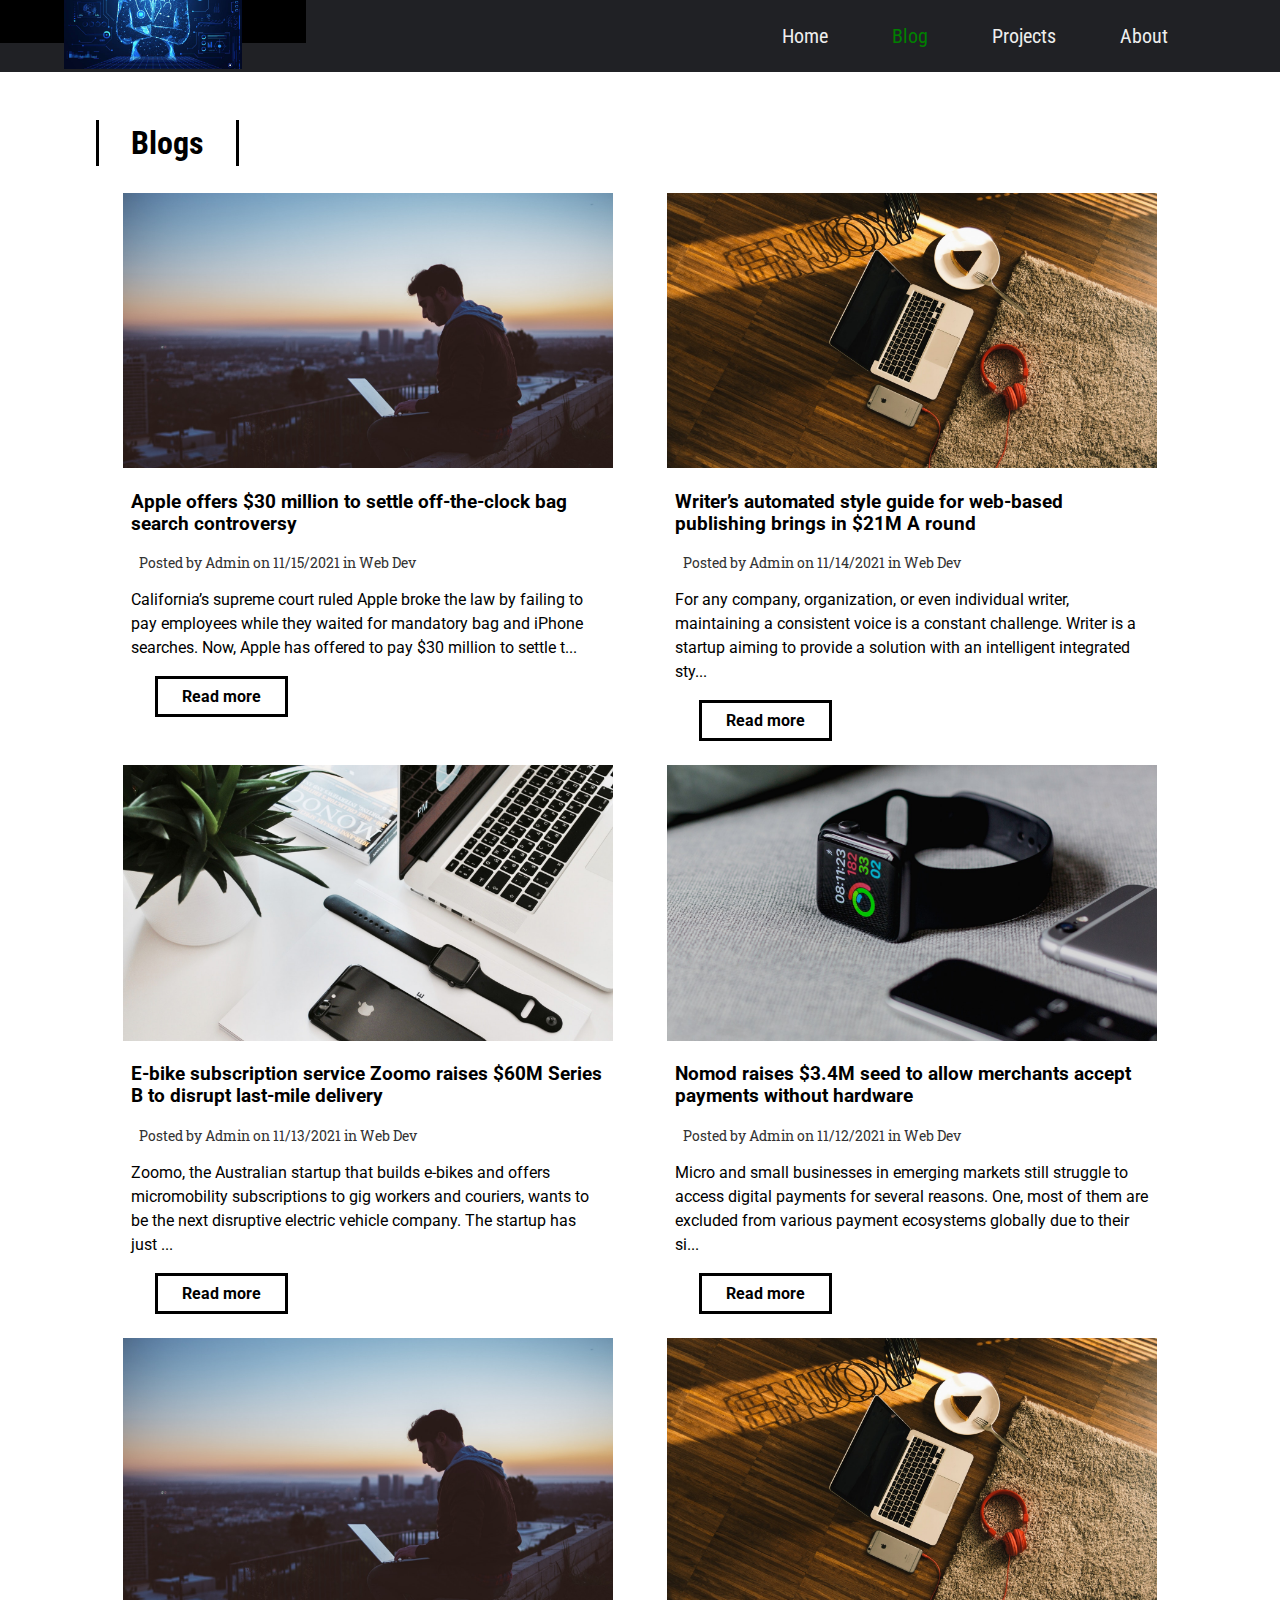
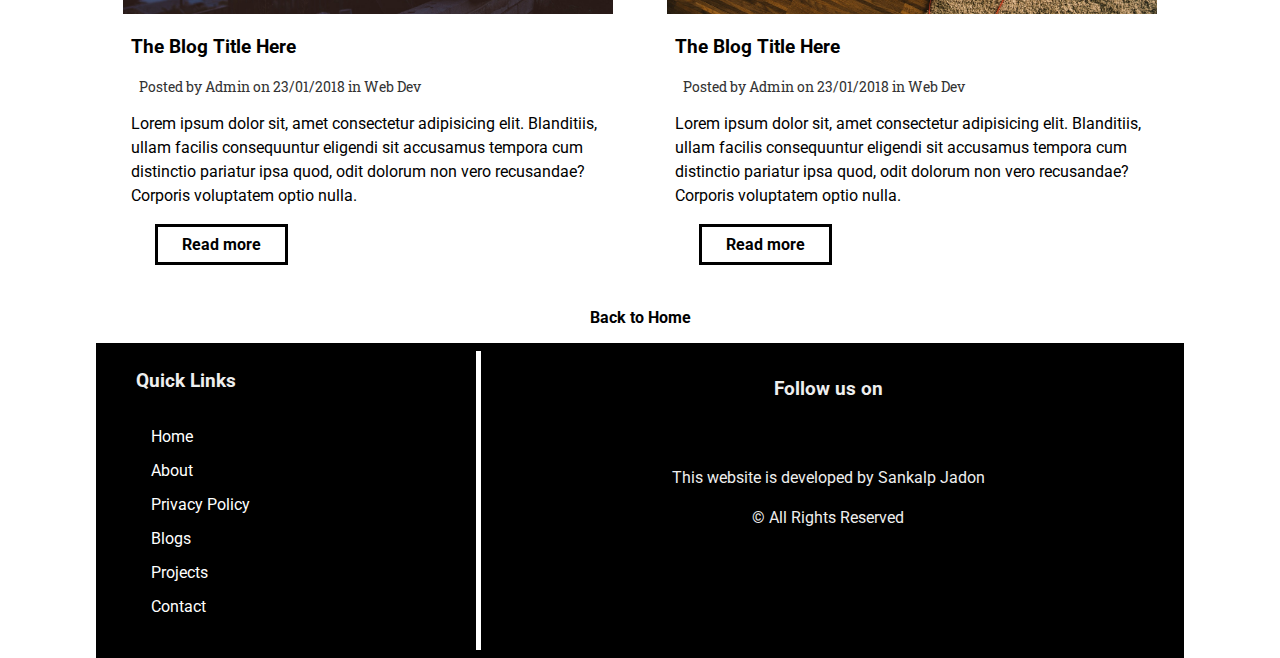
<file: blogslist.html>
<!DOCTYPE html>
<html lang="en">

<head>
    <meta charset="UTF-8">
    <meta name="viewport" content="width=device-width, initial-scale=1.0">
    <meta http-equiv="X-UA-Compatible" content="ie=edge">
    <link rel="stylesheet" href="https://use.fontawesome.com/releases/v5.1.0/css/all.css" integrity="sha384-lKuwvrZot6UHsBSfcMvOkWwlCMgc0TaWr+30HWe3a4ltaBwTZhyTEggF5tJv8tbt" crossorigin="anonymous">
    <link href="https://fonts.googleapis.com/css?family=Roboto|Roboto+Condensed|Roboto+Slab" rel="stylesheet">
    <link rel="stylesheet" href="style.css">
    <title>Tlog</title>
</head>

<body>
    <div id="slideout-menu">
        <ul>
            <li>
                <a href="index.html">Home</a>
            </li>
            <li>
                <a href="blogslist.html">Blog</a>
            </li>
            <li>
                <a href="#">Projects</a>
            </li>
            <li>
                <a href="about.html">About</a>
            </li>
            <li>
                <input type="text" placeholder="Search Here">
            </li>
        </ul>
    </div>

    <nav>
        <div id="logo-img">
            <a href="#">
                <img src="img/20.jpg" alt="Tlog Logo">
            </a>
        </div>
        <div id="menu-icon">
            <i class="fas fa-bars"></i>
        </div>
        <ul>
            <li>
                <a href="index.html">Home</a>
            </li>
            <li>
                <a class="active" href="blogslist.html">Blog</a>
            </li>
            <li>
                <a href="#">Projects</a>
            </li>
            <li>
                <a href="about.html">About</a>
            </li>
            <li>
                <div id="search-icon">
                    <i class="fas fa-search"></i>
                </div>
            </li>
        </ul>
    </nav>

    <div id="searchbox">
        <input type="text" placeholder="Search Here">
    </div>

    <main>
        <h2 class="page-heading">Blogs</h2>

        <section>
            <div class="card">
                <div class="card-image">
                    <a href="blogpost.html">
                        <img src="img/1.jpg" alt="Card Image">
                    </a>
                </div>

                <div class="card-description">
                    <a href="blogpost.html">
                        <h3>Apple offers $30 million to settle off-the-clock bag search controversy</h3>
                    </a>
                    <div class="card-meta">
                        Posted by Admin on 11/15/2021 in
                        <a href="#">Web Dev</a>
                    </div>
                    <p>
                        California’s supreme court ruled Apple broke the law by failing to pay employees while they waited for mandatory bag and iPhone searches. Now, Apple has offered to pay $30 million to settle t...
                    </p>
                    <a href="blogpost.html" class="btn-readmore">Read more</a>
                </div>
            </div>

            <div class="card">
                <div class="card-image">
                    <a href="blogpost1.html">
                        <img src="img/2.jpg" alt="Card Image">
                    </a>
                </div>

                <div class="card-description">
                    <a href="blogpost1.html">
                        <h3>Writer’s automated style guide for web-based publishing brings in $21M A round</h3>
                    </a>
                    <div class="card-meta">
                        Posted by Admin on 11/14/2021 in
                        <a href="#">Web Dev</a>
                    </div>
                    <p>
                        For any company, organization, or even individual writer, maintaining a consistent voice is a constant challenge. Writer is a startup aiming to provide a solution with an intelligent integrated sty...
                    </p>
                    <a href="blogpost1.html" class="btn-readmore">Read more</a>
                </div>
            </div>

            <div class="card">
                <div class="card-image">
                    <a href="blogpost2.html">
                        <img src="img/3.jpg" alt="Card Image">
                    </a>
                </div>

                <div class="card-description">
                    <a href="blogpost2.html">
                        <h3>E-bike subscription service Zoomo raises $60M Series B to disrupt last-mile delivery</h3>
                    </a>
                    <div class="card-meta">
                        Posted by Admin on 11/13/2021 in
                        <a href="#">Web Dev</a>
                    </div>
                    <p>
                        Zoomo, the Australian startup that builds e-bikes and offers micromobility subscriptions to gig workers and couriers, wants to be the next disruptive electric vehicle company. The startup has just ...</p>
                    <a href="blogpost2.html" class="btn-readmore">Read more</a>
                </div>
            </div>

            <div class="card">
                <div class="card-image">
                    <a href="blogpost3.html">
                        <img src="img/4.jpg" alt="Card Image">
                    </a>
                </div>

                <div class="card-description">
                    <a href="blogpost3.html">
                        <h3>Nomod raises $3.4M seed to allow merchants accept payments without hardware</h3>
                    </a>
                    <div class="card-meta">
                        Posted by Admin on 11/12/2021 in
                        <a href="#">Web Dev</a>
                    </div>
                    <p>
                        Micro and small businesses in emerging markets still struggle to access digital payments for several reasons. One, most of them are excluded from various payment ecosystems globally due to their si...</p>
                    <a href="blogpost3.html" class="btn-readmore">Read more</a>
                </div>
            </div>

            <div class="card">
                <div class="card-image">
                    <a href="blogpost.html">
                        <img src="img/1.jpg" alt="Card Image">
                    </a>
                </div>

                <div class="card-description">
                    <a href="blogpost.html">
                        <h3>The Blog Title Here</h3>
                    </a>
                    <div class="card-meta">
                        Posted by Admin on 23/01/2018 in
                        <a href="#">Web Dev</a>
                    </div>
                    <p>
                        Lorem ipsum dolor sit, amet consectetur adipisicing elit. Blanditiis, ullam facilis consequuntur eligendi sit accusamus tempora cum distinctio pariatur ipsa quod, odit dolorum non vero recusandae? Corporis voluptatem optio nulla.
                    </p>
                    <a href="blogpost.html" class="btn-readmore">Read more</a>
                </div>
            </div>

            <div class="card">
                <div class="card-image">
                    <a href="#">
                        <img src="img/2.jpg" alt="Card Image">
                    </a>
                </div>

                <div class="card-description">
                    <a href="#">
                        <h3>The Blog Title Here</h3>
                    </a>
                    <div class="card-meta">
                        Posted by Admin on 23/01/2018 in
                        <a href="#">Web Dev</a>
                    </div>
                    <p>
                        Lorem ipsum dolor sit, amet consectetur adipisicing elit. Blanditiis, ullam facilis consequuntur eligendi sit accusamus tempora cum distinctio pariatur ipsa quod, odit dolorum non vero recusandae? Corporis voluptatem optio nulla.
                    </p>
                    <a href="#" class="btn-readmore">Read more</a>
                </div>
            </div>
            <div class="pagination">
                <a href="index.html">Back to Home</a>
            </div>
        </section>


        <footer>
            <div id="left-footer">
                <h3>Quick Links</h3>
                <p>
                    <ul>
                        <li>
                            <a href="index.html">Home</a>
                        </li>
                        <li>
                            <a href="about.html">About</a>
                        </li>
                        <li>
                            <a href="#">Privacy Policy</a>
                        </li>
                        <li>
                            <a href="blogslist.html">Blogs</a>
                        </li>
                        <li>
                            <a href="blogslist.html">Projects</a>
                        </li>
                        <li>
                            <a href="#">Contact</a>
                        </li>
                    </ul>
                </p>
            </div>

            <div id="right-footer">
                <h3>Follow us on</h3>
                <div id="social-media-footer">
                    <ul>
                        <li>
                            <a href="#">
                                <i class="fab fa-facebook"></i>
                            </a>
                        </li>
                        <li>
                            <a href="#">
                                <i class="fab fa-youtube"></i>
                            </a>
                        </li>
                        <li>
                            <a href="#">
                                <i class="fab fa-github"></i>
                            </a>
                        </li>
                    </ul>
                </div>
                <p>This website is developed by Sankalp Jadon</p>
                <P>&copy All Rights Reserved</P>
            </div>
        </footer>

    </main>

    <script src="main.js"></script>
</body>

</html>
</file>
<file: style.css>
body {
    font-family: "Roboto", sans-serif;
    margin: 0;
}

h1 {
    padding: 8px;
    background: rgba(197, 29, 175, 0.8);
    border-radius: 8px;
    margin: 0;
    font-size: 64px;
    font-family: "Roboto Slab", serif;
}

p {
    line-height: 1.5;
}

main {
    margin: 0 auto;
}

a {
    text-decoration: none;
    color: black;
}

a:hover {
    text-decoration: underline;
}


/* Inputs */

input,
textarea {
    height: 32px;
    padding: 0 16px;
    font-family: "Roboto Condensed", sans-serif;
    font-size: 20px;
    border: none;
    box-shadow: inset 8px 3px 18px -4px rgba(0, 0, 0, 0.4);
}

input:focus,
textarea:focus {
    outline: none;
}


/* Banner */

#banner {
    height: 100vh;
    display: flex;
    align-items: center;
    justify-content: center;
    flex-direction: column;
    background: rgba(0, 0, 0, 0.2) url("img/3.jpg");
    background-size: cover;
    background-attachment: fixed;
    background-position: center;
    background-blend-mode: overlay;
    color: white;
}

#banner h3 {
    background: black;
    border-radius: 8px;
    padding: 0 24px;
    font-size: 24px;
}


/* Search Box */

#searchbox {
    position: fixed;
    right: 0;
    top: 24px;
    width: 500px;
    pointer-events: none;
    z-index: 50;
    transition: 0.4s;
}

#searchbox input {
    height: 48px;
    width: 100%;
}


/* Navigation */

nav {
    height: 72px;
    background: #202125;
    width: 100%;
    margin: 0;
    position: fixed;
    font-family: "Roboto Condensed", sans-serif;
    font-size: 20px;
    display: flex;
    justify-content: space-between;
    padding: 0 16px 0 0;
    box-sizing: border-box;
    z-index: 100;
}

nav a {
    padding: 0 32px;
    color: #eee;
    transition: 0.4s;
}

nav a:hover {
    text-decoration: none;
    color: palevioletred;
}

nav ul {
    display: flex;
    list-style: none;
    justify-content: space-around;
    align-items: center;
    height: 100%;
    margin: 0;
}

.active {
    color: green;
}

#logo-img {
    display: flex;
    height: 60%;
    background: #111;
    padding: 0 32px;
    align-items: center;
    color: white;
    transition: 0.4s;
}

#logo-img img {
    height: 100px;
}

#logo-img:hover {
    background: black;
}

#menu-icon {
    height: 100%;
    font-size: 28px;
    padding: 0 4px;
    color: #eee;
    display: none;
    align-items: center;
}


/* Search Icon */

#search-icon {
    color: white;
    padding: 0 32px;
    cursor: pointer;
    transition: 0.4s;
}

#search-icon:hover {
    color: palevioletred;
}


/* Slideout Menu */

#slideout-menu {
    display: none;
    background: #2d3436;
    z-index: 100;
    position: fixed;
    transition: 0.4s;
    margin-top: 72px;
    width: 100%;
    text-align: center;
    opacity: 0;
    pointer-events: none;
}

#slideout-menu ul {
    list-style: none;
    padding: 0 32px;
}

#slideout-menu ul li {
    padding: 8px;
}

#slideout-menu a {
    font-family: "Roboto Condensed", sans-serif;
    font-size: 20px;
    color: white;
}

#slideout-menu input {
    width: 85%;
    padding: 8px;
    font-family: "Roboto Condensed", sans-serif;
    font-size: 20px;
    text-align: center;
}


/* Sections */

section {
    display: flex;
    justify-content: space-around;
    flex-wrap: wrap;
}

.section-heading {
    font-size: 32px;
    font-family: "Roboto Condensed", sans-serif;
    border-left: 3px solid black;
    border-right: 3px solid black;
    transition: all 0.4s;
    display: inline-block;
    padding: 4px 32px;
}

.section-heading:hover {
    padding: 4px 48px;
    background: palevioletred;
}


/* Section Source */

#section-source p {
    padding: 8px;
    text-align: center;
}

#section-source a {
    margin: 8px;
    text-align: center;
}


/* Card */

.card-image {
    transition: 0.4s;
}

.card-image:hover {
    box-shadow: 0 10px 6px -6px #777;
}

.card .card-description {
    padding: 0 8px;
}

.card-meta-blogpost {
    color: #333;
    font-size: 14px;
    padding: 16px;
    font-family: "Roboto Slab", serif;
}

.card-meta-blogpost a {
    color: #333;
}


/* Button Read more */

.btn-readmore {
    padding: 8px 24px;
    border: 3px solid black;
    transition: 0.4s;
    display: inline-block;
    margin-bottom: 24px;
    margin-left: 24px;
    font-weight: bold;
    cursor: pointer;
    background: white;
}

.btn-readmore:hover {
    background: palevioletred;
    text-decoration: none;
    padding: 8px 64px 8px 24px;
    color: white;
}


/* Footer */

footer {
    background: black;
    padding: 8px;
    color: #eee;
    display: flex;
}

footer a {
    color: white;
    height: fit-content;
}

footer #left-footer {
    flex: 1;
    border-right: 5px solid white;
    padding-left: 32px;
}

footer #left-footer ul {
    padding: 10px;
    list-style: none;
    line-height: 1.5;
}

footer #left-footer li {
    padding: 5px;
}

footer #right-footer {
    flex: 2;
    padding: 8px;
    text-align: center;
}

footer #social-media-footer a .fa-facebook,
footer #social-media-footer a .fa-youtube,
footer #social-media-footer a .fa-github {
    color: white;
    transition: 0.4s;
}

footer #social-media-footer ul {
    display: flex;
    list-style: none;
    justify-content: center;
    padding: 0;
}

footer #social-media-footer ul li {
    font-size: 48px;
    padding: 16px;
    transition: 0.4s;
}

footer #social-media-footer ul li:hover a .fa-youtube {
    color: red;
}

footer #social-media-footer ul li:hover a .fa-facebook {
    color: #3b5998;
}

footer #social-media-footer ul li:hover a .fa-github {
    color: #bbb;
}


/* Blog List page */

.page-heading {
    font-size: 32px;
    font-family: "Roboto Condensed", sans-serif;
    border-left: 3px solid black;
    border-right: 3px solid black;
    transition: all 0.4s;
    display: inline-block;
    padding: 4px 32px;
    margin-top: 120px;
}

.page-heading:hover {
    padding: 4px 48px;
    background: palevioletred;
}

.card-meta {
    color: #333;
    font-size: 14px;
    padding-left: 8px;
    font-family: "Roboto Slab", serif;
}

.card-meta a {
    color: #333;
}


/* Pagination */

.pagination {
    padding: 8px;
    text-align: center;
    font-weight: bold;
}

.pagination a {
    border-top: 3px solid white;
    display: inline-block;
    padding: 8px 16px;
    transition: 0.4s;
}

.pagination a:hover {
    text-decoration: none;
    border-top: 3px solid black;
}


/* Single Blogpost */

#post-container {
    display: flex;
}

#blogpost {
    display: flex;
    flex-direction: column;
    width: 70%;
    border-left: 1px solid #999;
}

#blogpost .card {
    width: 100%;
}

#blogpost .card-image:hover {
    box-shadow: none;
}


/* Sidebar */

#sidebar {
    background: #333;
    flex: 1;
    padding: 8px 16px;
    color: white;
    box-shadow: inset 27px 0 51px -18px rgba(0, 0, 0, 0.75);
}


/* Comments section */

#comments-section {
    border-top: 2px solid #eee;
    padding: 8px;
}


/* Media Queries */

@media (max-width: 900px) {
    nav ul {
        display: none;
    }
    #menu-icon {
        display: flex;
    }
    #slideout-menu {
        display: block;
    }
    #searchbox {
        display: none;
    }
    #blogpost {
        width: 100%;
        border-left: 0;
    }
    #sidebar {
        display: none;
    }
}

@media (max-width: 719px) {
    main {
        width: 95%;
    }
    section {
        flex-direction: column;
    }
    .card,
    .card .card-image img {
        width: 100%;
    }
    footer {
        flex-direction: column;
        text-align: center;
    }
    footer #left-footer {
        flex: 1;
        border-right: 0;
        padding-left: 0;
    }
    footer #right-footer {
        background: #eee;
        color: black;
    }
    footer #right-footer a {
        color: black;
    }
    footer #social-media-footer a .fa-facebook,
    footer #social-media-footer a .fa-youtube,
    footer #social-media-footer a .fa-github {
        color: black;
        transition: 0.4s;
    }
}

@media (max-width: 600px) {
    main {
        width: 100%;
    }
    h1 {
        font-size: 48px;
    }
    #banner h3 {
        font-size: 20px;
    }
    .card {
        text-align: center;
    }
    #logo-img {
        padding: 0;
    }
}

@media (min-width: 720px) {
    main {
        width: 95%;
    }
    .card {
        width: 45%;
    }
    .card .card-image img {
        width: 100%;
    }
}

@media (min-width: 1200px) {
    main {
        width: 85%;
    }
}
</file>
